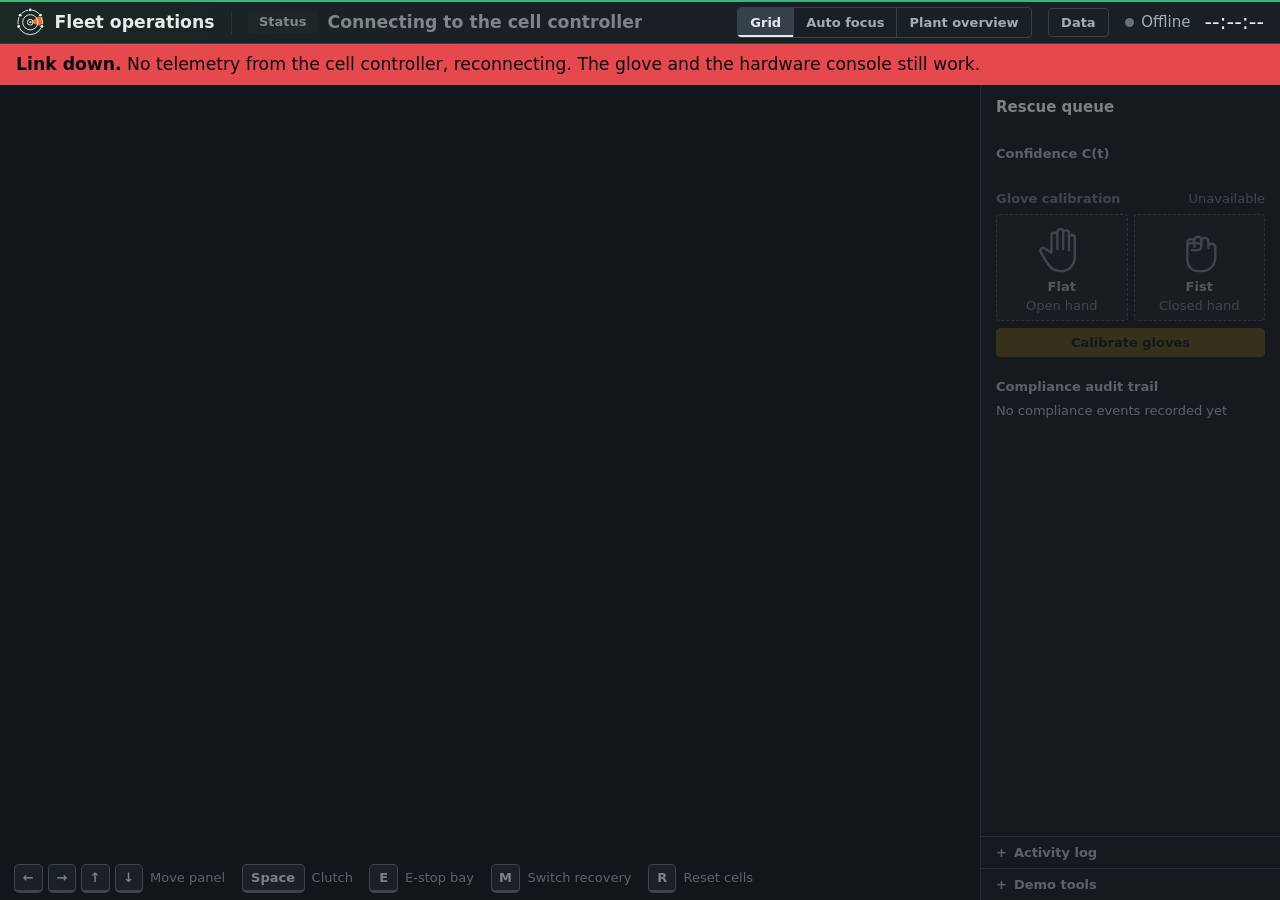
<file: src/teleop/console/web/index.html>
<!doctype html>
<html lang="en">
<head>
  <meta charset="utf-8">
  <meta name="viewport" content="width=device-width, initial-scale=1">
  <title>Fleet operations · EV Battery Recycling Plant</title>
  <link rel="icon" href="data:,">
  <link rel="stylesheet" href="console.css">
</head>
<body>
  <header class="bar">
    <div class="bar__site">
      <svg class="bar__mark" viewBox="0 0 120 120" aria-hidden="true">
        <defs>
          <mask id="logo-gaps" maskUnits="userSpaceOnUse" x="0" y="0" width="120" height="120">
            <rect width="120" height="120" fill="#fff"/>
            <g fill="#000">
              <circle cx="108.9" cy="77.8" r="9"/><circle cx="102.6" cy="30.2" r="9"/><circle cx="60" cy="8" r="9"/>
              <circle cx="17.4" cy="30.2" r="9"/><circle cx="11.1" cy="77.8" r="9"/>
            </g>
          </mask>
        </defs>
        <g mask="url(#logo-gaps)">
          <path d="M60 60 L102.6 30.2 A52 52 0 0 1 108.9 77.8 Z" fill="#ff7a30" fill-opacity="0.9"/>
          <g fill="none" stroke="#edf0f3" stroke-width="4">
            <circle cx="60" cy="60" r="52"/><circle cx="60" cy="60" r="32"/><circle cx="60" cy="60" r="12"/>
          </g>
        </g>
        <g fill="#edf0f3">
          <circle cx="108.9" cy="77.8" r="6"/><circle cx="102.6" cy="30.2" r="6"/><circle cx="60" cy="8" r="6"/>
          <circle cx="17.4" cy="30.2" r="6"/><circle cx="11.1" cy="77.8" r="6"/>
          <circle cx="60" cy="60" r="4"/>
        </g>
      </svg>
      <h1>Fleet operations</h1>
    </div>
    <section class="brief" id="brief" data-tone="connecting" aria-live="polite">
      <span class="brief__tag" id="brief-tag">Status</span>
      <div class="brief__body">
        <h2 class="brief__head" id="brief-head">Connecting to the cell controller</h2>
        <p class="brief__hint" id="brief-hint"></p>
      </div>
      <div class="brief__actions" id="brief-actions"></div>
      <div class="brief__beat" id="beat" hidden>
        <span class="brief__beat-label">Stage script</span>
        <span class="brief__beat-name" id="beat-name"></span>
      </div>
    </section>
    <div class="seg bar__views" role="toolbar" aria-label="Camera layout">
      <button type="button" class="vbtn is-active" id="view-grid" title="All 4 bays in an equal 2x2 grid, whatever happens">Grid</button>
      <button type="button" class="vbtn" id="view-auto" title="Grid normally; a bay under rescue takes the stage with its close-up views">Auto focus</button>
      <button type="button" class="vbtn" id="view-overview" title="Mezzanine camera across the warehouse: 4 segmented conveyors and all 4 arms">Plant overview</button>
    </div>
    <button type="button" class="vbtn vbtn--solo bar__data" id="open-data" aria-pressed="false"
      title="Record episodes and manage saved recordings">
      <span class="rec-dot" id="data-rec-dot" hidden aria-hidden="true"></span><span id="open-data-text">Data</span>
    </button>
    <div class="bar__live">
      <button type="button" class="rchip" id="recovery-chip" data-tone="dmp" hidden
        title="Recovery backend for the next stall. Press M to switch.">
        <span class="rchip__name" id="recovery-name">DMP</span>
        <span class="rchip__act" id="recovery-act"></span>
      </button>
      <span class="live" id="live"><span class="live__dot" aria-hidden="true"></span><span id="live-text">Connecting</span></span>
      <time class="bar__clock" id="clock">--:--:--</time>
    </div>
  </header>

  <div class="linkdown" id="linkdown" role="alert" hidden>
    <strong>Link down.</strong> No telemetry from the cell controller, reconnecting. The glove and the hardware console still work.
  </div>

  <main class="desk">
    <div class="stagecol">
      <section class="health" id="health" aria-label="Hardware health" hidden></section>

      <div class="wall-wrap" id="wall-wrap">
        <div class="dropzone" id="focus-dropzone" aria-hidden="true">
          <strong>Drop the bay here to give it the stage</strong>
          <span>Or drop it on another tile to swap positions</span>
        </div>
        <section class="wall" id="wall" aria-label="Bay cameras"></section>
      </div>

      <nav class="keys" id="keys" aria-label="Keyboard controls"></nav>
      <div class="toasts" id="toasts" role="status" aria-live="polite"></div>
    </div>

    <aside class="rail" aria-label="Fleet status">
      <section class="panel panel--queue" id="panel-queue">
        <h2>Rescue queue</h2>
        <ol class="queue" id="queue"></ol>
      </section>

      <!-- Everything the Gemini copilot says, in one section: each part folds away on its own,
           and the section hides while none of them has anything to show (console.js). -->
      <section class="panel copilot" id="copilot-section" aria-labelledby="copilot-title" hidden>
        <h2 id="copilot-title">Copilot <span class="panel__note">advisory only</span></h2>
        <details class="copilot__fold" id="panel-copilot" data-fold="callouts" open hidden>
          <summary>Call-outs <span class="panel__note" id="copilot-count"></span></summary>
          <ol class="cop" id="copilot-list" aria-live="polite" tabindex="0" aria-label="Copilot call-outs"></ol>
        </details>
        <details class="copilot__fold" id="copilot-audit-fold" data-fold="audit" open hidden>
          <summary>Second opinion <span class="panel__note">silent audit</span></summary>
          <!-- Silent deep audit of the latest rescue episode; audit.js builds and fills it -->
          <section class="argon" id="audit-panel" aria-label="Second-opinion audit" aria-live="polite" hidden></section>
        </details>
      </section>

      <section class="panel">
        <h2>Confidence C(t) <span class="panel__note" id="threshold-note"></span></h2>
        <div class="sparks" id="sparks"></div>
      </section>

      <section class="panel" id="panel-gate" hidden>
        <h2>Skill gate</h2>
        <div class="gate" id="gate"></div>
      </section>

      <section class="panel calib" id="panel-calib" data-state="off" aria-labelledby="calib-title">
        <h2 id="calib-title">Glove calibration <span class="panel__note calib__meta" id="calib-meta" aria-live="polite">Unavailable</span></h2>
        <div class="calib__poses">
          <div class="calib__tile" id="calib-flat" data-tile="pending">
            <svg class="calib__icon" viewBox="0 0 48 48" aria-hidden="true">
              <path d="M15 27V12.5a2.5 2.5 0 0 1 5 0V24M20 24V9.5a2.5 2.5 0 0 1 5 0V24M25 24V10.5a2.5 2.5 0 0 1 5 0V25M30 25V14.5a2.5 2.5 0 0 1 5 0V30c0 8-5 13-12 13s-10-4-13-9l-4.2-7.3a2.4 2.4 0 0 1 4.1-2.5L15 27"/>
            </svg>
            <span class="calib__name">Flat</span>
            <span class="calib__hint" id="calib-flat-hint">Open hand</span>
          </div>
          <div class="calib__tile" id="calib-fist" data-tile="pending">
            <svg class="calib__icon" viewBox="0 0 48 48" aria-hidden="true">
              <path d="M14 22v-3.5a3 3 0 0 1 6 0V22M20 21v-4.5a3 3 0 0 1 6 0V21M26 21.5v-4a3 3 0 0 1 6 0V23M32 22.5a3 3 0 0 1 6 0V31c0 7-5 12-12 12h-2c-6 0-10-4-10-10v-11a3 3 0 0 1 3-3h6a3 3 0 0 1 0 6h-5"/>
            </svg>
            <span class="calib__name">Fist</span>
            <span class="calib__hint" id="calib-fist-hint">Closed hand</span>
          </div>
        </div>
        <button type="button" class="actbtn actbtn--accent calib__go" id="calib-go" disabled
          title="Hold a flat hand, then a fist, 2 s each; the new mapping applies live">Calibrate gloves</button>
      </section>

      <section class="panel panel--audit panel--grow" id="panel-audit">
        <h2>Compliance audit trail <span class="panel__note" id="audit-count"></span>
          <span class="audit__badge" id="audit-badge" data-state="idle"></span></h2>
        <div class="audit__list" id="audit-list" tabindex="0" aria-label="Compliance audit history">
          <p class="audit__empty" id="compliance">No compliance events recorded yet</p>
        </div>
      </section>

      <p class="advisor" id="panel-advisor" hidden>
        <span class="advisor__who" title="Rule-based triage that runs offline on this machine. The spoken copilot (teleop copilot) is a separate process on Gemini 4 Hydrogen.">Triage</span>
        <span id="reasoning"></span>
      </p>

      <details class="drawer" id="activity-drawer">
        <summary>Activity log <span class="panel__note" id="activity-count"></span></summary>
        <ol class="log" id="log" tabindex="0" aria-label="Activity history"></ol>
      </details>

      <!-- TODO(rokoko-gloves-swap): Temporary dummy glove controls while the physical Rokoko gloves are disconnected -->
      <details class="drawer" id="demo-drawer">
        <summary>Demo tools <span class="panel__note" id="dummy-meta"></span></summary>
        <div class="demo">
          <span class="demo__label">Inject a fault</span>
          <div class="demo__faults" id="demo-faults"></div>
        </div>
        <div class="dummy" id="dummy-panel" hidden>
          <span class="demo__label">Dummy glove (temporary)</span>
          <div class="seg" role="group" aria-label="Dummy glove mode">
            <button type="button" class="vbtn" data-dummy-mode="manual">Manual</button>
            <button type="button" class="vbtn" data-dummy-mode="auto">Auto co-pilot</button>
            <button type="button" class="vbtn" data-dummy-mode="off">Off</button>
          </div>
          <label class="dummy__toggle">
            <input type="checkbox" id="dummy-autofaults">
            <span>Inject a bay jam every so often</span>
          </label>
          <div class="dummy__manual" id="dummy-manual">
            <div class="dummy__pad-row">
              <div class="xypad" id="wrist-pad" tabindex="0" aria-label="Drag to move wrist X slide and Z height">
                <div class="xypad__grid"></div>
                <span class="xypad__axis xypad__axis--x">Bolt +X</span>
                <span class="xypad__axis xypad__axis--z">+Z</span>
                <div class="xypad__dot" id="wrist-dot"></div>
              </div>
              <div class="dummy__sliders">
                <label><span>Thumb flap</span><input type="range" id="sl-thumb" min="0" max="100" value="0"></label>
                <label><span>Index hook</span><input type="range" id="sl-index" min="0" max="100" value="33"></label>
                <label><span>Lateral Y</span><input type="range" id="sl-dy" min="-30" max="30" value="0"></label>
              </div>
            </div>
            <div class="dummy__btns">
              <button type="button" class="actbtn actbtn--accent" id="btn-solve" title="Drive the guided latch rescue while the clutch is held">Guided solve</button>
              <button type="button" class="actbtn" id="btn-zero" title="Zero the wrist offset and reset the fingers">Zero pose</button>
            </div>
          </div>
        </div>
      </details>
    </aside>
  </main>

  <main class="datapage" id="page-data" aria-labelledby="data-title">
    <div class="datapage__inner">
      <header class="datapage__head">
        <div>
          <h2 id="data-title">Data collection</h2>
          <p class="datapage__sub" id="data-sub">Every rescue and autonomous recovery while recording becomes a LeRobot episode.</p>
        </div>
        <div class="datapage__ctl">
          <span class="datapage__timer" id="data-timer" aria-live="polite"></span>
          <button type="button" class="actbtn rec-btn" id="data-rec" disabled>Start recording</button>
          <button type="button" class="actbtn" id="data-back">Back to operations</button>
        </div>
      </header>
      <p class="datapage__note" id="data-note" hidden></p>
      <div class="datapage__list" id="data-list" aria-label="Recordings"></div>
    </div>
  </main>

  <script src="console.js"></script>
  <script src="health.js"></script>
  <script src="data.js"></script>
  <script src="audit.js"></script>
</body>
</html>
</file>
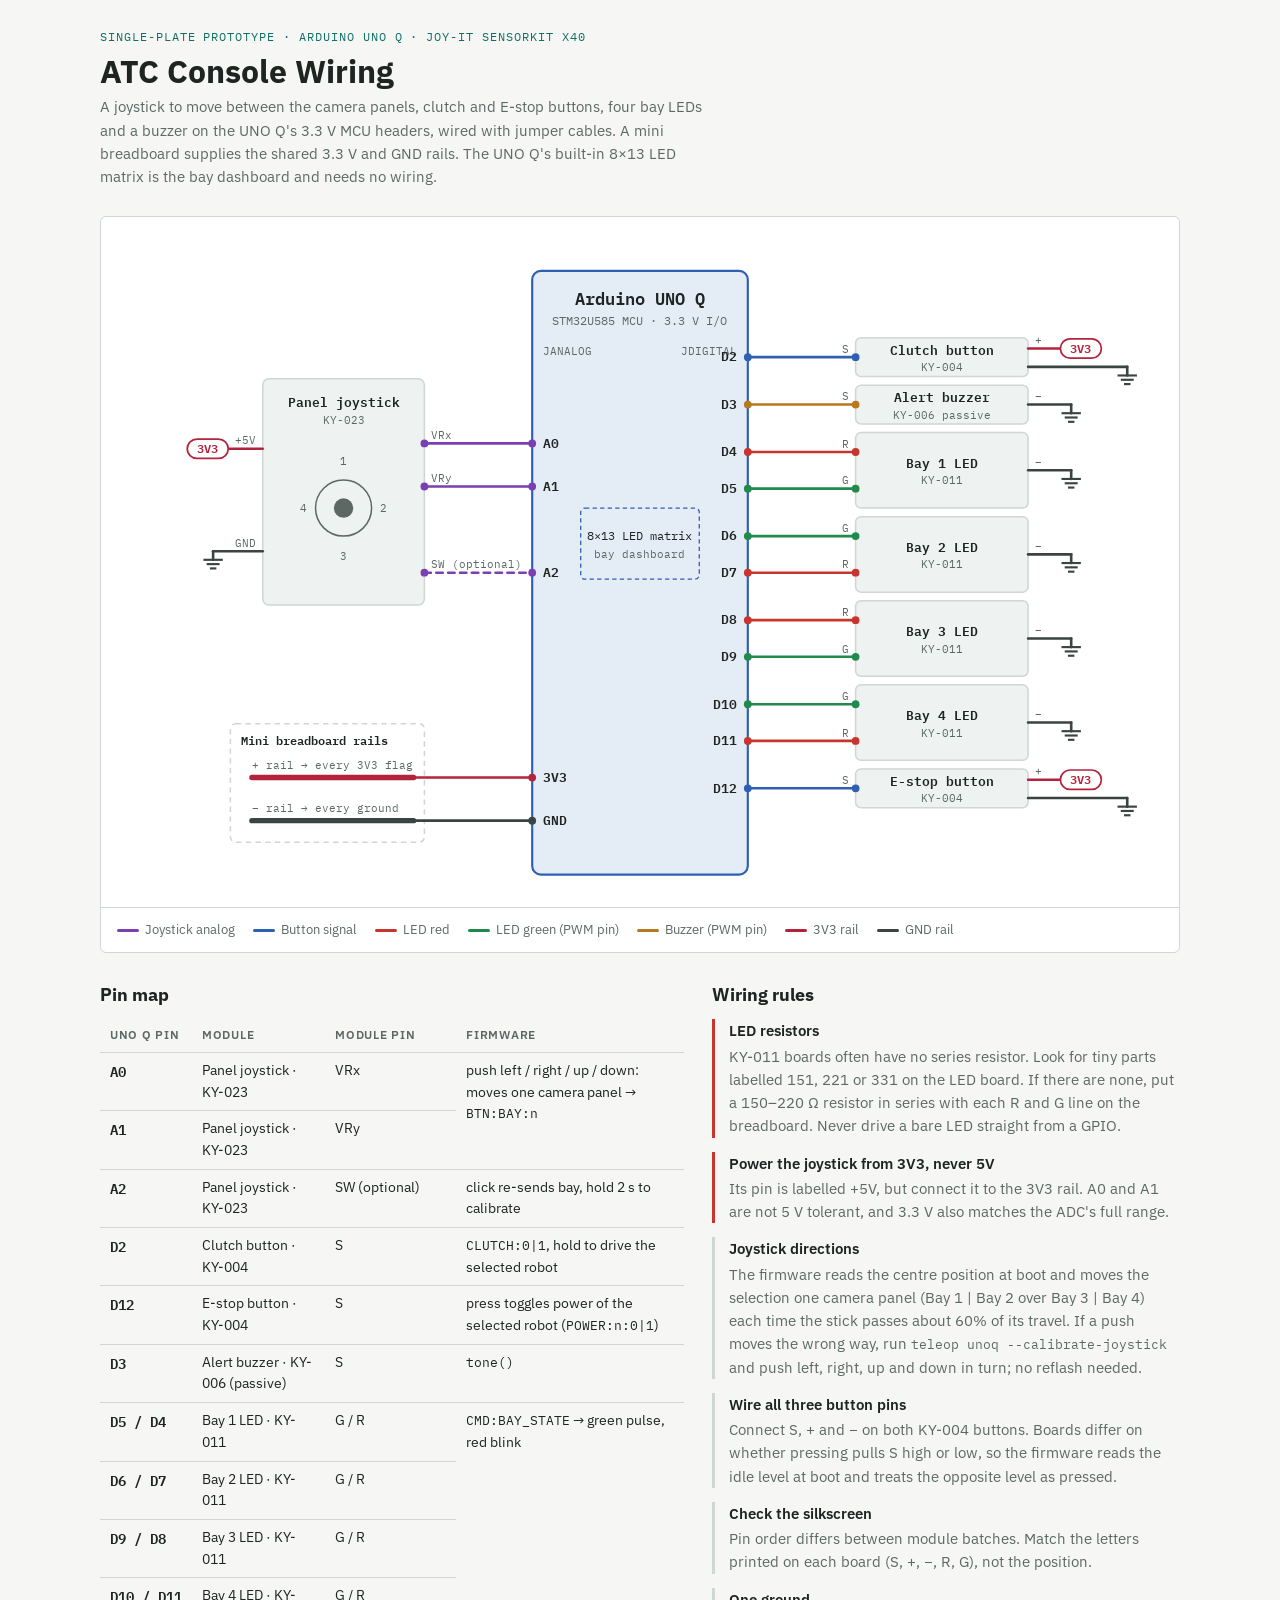
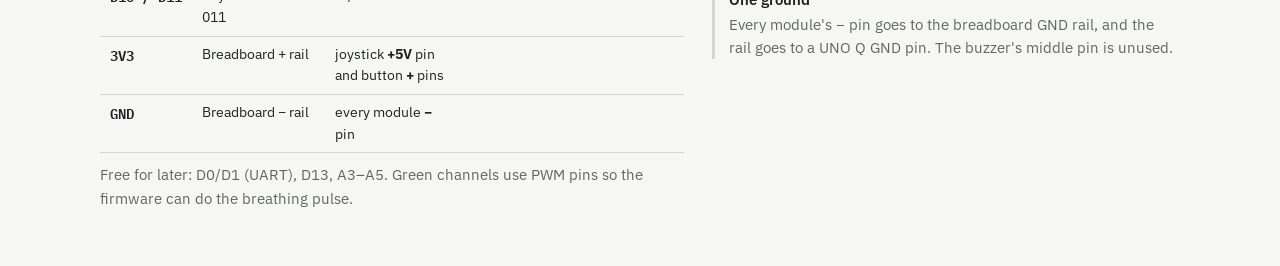
<file: docs/hardware/console/wiring.html>
<!doctype html>
<html lang="en">
<head>
<meta charset="utf-8">
<meta name="viewport" content="width=device-width, initial-scale=1, viewport-fit=cover">
<title>ATC Console Wiring</title>
<link rel="preconnect" href="https://fonts.googleapis.com">
<link rel="stylesheet" href="https://fonts.googleapis.com/css2?family=IBM+Plex+Mono:wght@400;500;600&family=IBM+Plex+Sans:wght@400;500;600;700&display=swap">
<style>
body { margin: 0; }
/* Layout: one technical sheet — header, schematic in its own scroll box, pin table, wiring rules. */
:root {
  --paper: #f6f7f5; --panel: #ffffff; --ink: #1d2422; --muted: #5d6865; --line: #cfd6d3;
  --accent: #0f6e63;
  --sig: #2f5fb3; --red: #c8352e; --grn: #1f8a4c; --amb: #b7791f; --pwr: #b4233c; --gnd: #3a4442; --ana: #7a3fb0;
  --box: #eef2f0; --uno: #e4ecf6; --uno-edge: #2f5fb3;
  --font-body: "IBM Plex Sans", system-ui, -apple-system, "Segoe UI", sans-serif;
  --font-mono: "IBM Plex Mono", ui-monospace, "SFMono-Regular", Menlo, monospace;
}
@media (prefers-color-scheme: dark) {
  :root:not([data-theme="light"]) {
    --paper: #141917; --panel: #1b2220; --ink: #e3e9e6; --muted: #9aa7a2; --line: #33403c;
    --accent: #4cc2b1;
    --sig: #7ea6ec; --red: #f0716a; --grn: #5fcf8a; --amb: #e3b35a; --pwr: #f07c8f; --gnd: #b9c4c0; --ana: #c49af0;
    --box: #222b28; --uno: #1d2838; --uno-edge: #7ea6ec;
    color-scheme: dark;
  }
}
:root[data-theme="dark"] {
  --paper: #141917; --panel: #1b2220; --ink: #e3e9e6; --muted: #9aa7a2; --line: #33403c;
  --accent: #4cc2b1;
  --sig: #7ea6ec; --red: #f0716a; --grn: #5fcf8a; --amb: #e3b35a; --pwr: #f07c8f; --gnd: #b9c4c0; --ana: #c49af0;
  --box: #222b28; --uno: #1d2838; --uno-edge: #7ea6ec;
  color-scheme: dark;
}
body { background: var(--paper); color: var(--ink); font-family: var(--font-body); font-size: 15px; line-height: 1.55; }
.wrap { max-width: 1080px; margin: 0 auto; padding-block: 28px 56px;
  padding-left: max(16px, env(safe-area-inset-left, 0px)); padding-right: max(16px, env(safe-area-inset-right, 0px));
  display: grid; gap: 28px; }
header { display: grid; gap: 6px; }
.eyebrow { font-family: var(--font-mono); font-size: 12px; letter-spacing: .08em; text-transform: uppercase; color: var(--accent); }
h1 { font-size: clamp(24px, 4vw, 32px); line-height: 1.15; margin: 0; text-wrap: balance; font-weight: 700; }
h2 { font-size: 18px; margin: 0 0 10px; text-wrap: balance; }
.lede { color: var(--muted); max-width: 68ch; margin: 0; }
.sheet { background: var(--panel); border: 1px solid var(--line); border-radius: 6px; }
.scroll { overflow-x: auto; }
svg.schem { display: block; min-width: 820px; width: 100%; height: auto; }
.schem text { font-family: var(--font-mono); fill: var(--ink); }
.schem .muted { fill: var(--muted); }
.legend { display: flex; flex-wrap: wrap; gap: 8px 18px; padding: 12px 16px; border-top: 1px solid var(--line); font-size: 13px; color: var(--muted); }
.legend span { display: inline-flex; align-items: center; gap: 6px; }
.legend i { width: 22px; height: 3px; border-radius: 2px; display: inline-block; }
.grid2 { display: grid; grid-template-columns: minmax(0, 1.25fr) minmax(0, 1fr); gap: 28px; align-items: start; }
@media (max-width: 820px) { .grid2 { grid-template-columns: minmax(0, 1fr); } }
table { border-collapse: collapse; width: 100%; font-size: 14px; }
th, td { text-align: left; padding: 7px 10px; border-bottom: 1px solid var(--line); vertical-align: top; }
th { font-size: 12px; text-transform: uppercase; letter-spacing: .06em; color: var(--muted); font-weight: 600; }
td.pin { font-family: var(--font-mono); font-weight: 600; white-space: nowrap; font-variant-numeric: tabular-nums; }
.dot { width: 9px; height: 9px; border-radius: 50%; display: inline-block; margin-right: 6px; vertical-align: baseline; }
.rules { display: grid; gap: 14px; margin: 0; padding: 0; list-style: none; }
.rules li { display: grid; gap: 2px; padding-left: 14px; border-left: 3px solid var(--line); }
.rules li.warn { border-left-color: var(--red); }
.rules b { font-weight: 600; }
.rules p { margin: 0; color: var(--muted); }
code { font-family: var(--font-mono); font-size: 13px; }
</style>
</head>
<body>

<div class="wrap">
  <header>
    <div class="eyebrow">Single-plate prototype · Arduino UNO Q · joy-it SensorKit X40</div>
    <h1>ATC Console Wiring</h1>
    <p class="lede">A joystick to move between the camera panels, clutch and E-stop buttons, four bay LEDs and a buzzer on the UNO Q's 3.3&nbsp;V MCU headers, wired with jumper cables. A mini breadboard supplies the shared 3.3&nbsp;V and GND rails. The UNO Q's built-in 8×13 LED matrix is the bay dashboard and needs no wiring.</p>
  </header>

  <section class="sheet">
    <div class="scroll">
      <svg class="schem" id="schem" viewBox="0 0 1000 640" role="img" aria-label="Wiring schematic: joystick X and Y on A0 and A1 with its push switch on A2, clutch on D2, buzzer on D3, bay LEDs on D4 to D11, E-stop on D12, power rails from the UNO Q 3V3 and GND pins."></svg>
    </div>
    <div class="legend">
      <span><i style="background:var(--ana)"></i>Joystick analog</span>
      <span><i style="background:var(--sig)"></i>Button signal</span>
      <span><i style="background:var(--red)"></i>LED red</span>
      <span><i style="background:var(--grn)"></i>LED green (PWM pin)</span>
      <span><i style="background:var(--amb)"></i>Buzzer (PWM pin)</span>
      <span><i style="background:var(--pwr)"></i>3V3 rail</span>
      <span><i style="background:var(--gnd)"></i>GND rail</span>
    </div>
  </section>

  <div class="grid2">
    <section>
      <h2>Pin map</h2>
      <div class="scroll">
        <table>
          <thead><tr><th>UNO Q pin</th><th>Module</th><th>Module pin</th><th>Firmware</th></tr></thead>
          <tbody>
            <tr><td class="pin">A0</td><td>Panel joystick · KY-023</td><td>VRx</td><td rowspan="2">push left / right / up / down: moves one camera panel → <code>BTN:BAY:n</code></td></tr>
            <tr><td class="pin">A1</td><td>Panel joystick · KY-023</td><td>VRy</td></tr>
            <tr><td class="pin">A2</td><td>Panel joystick · KY-023</td><td>SW (optional)</td><td>click re-sends bay, hold 2 s to calibrate</td></tr>
            <tr><td class="pin">D2</td><td>Clutch button · KY-004</td><td>S</td><td><code>CLUTCH:0|1</code>, hold to drive the selected robot</td></tr>
            <tr><td class="pin">D12</td><td>E-stop button · KY-004</td><td>S</td><td>press toggles power of the selected robot (<code>POWER:n:0|1</code>)</td></tr>
            <tr><td class="pin">D3</td><td>Alert buzzer · KY-006 (passive)</td><td>S</td><td><code>tone()</code></td></tr>
            <tr><td class="pin">D5 / D4</td><td>Bay 1 LED · KY-011</td><td>G / R</td><td rowspan="4"><code>CMD:BAY_STATE</code> → green pulse, red blink</td></tr>
            <tr><td class="pin">D6 / D7</td><td>Bay 2 LED · KY-011</td><td>G / R</td></tr>
            <tr><td class="pin">D9 / D8</td><td>Bay 3 LED · KY-011</td><td>G / R</td></tr>
            <tr><td class="pin">D10 / D11</td><td>Bay 4 LED · KY-011</td><td>G / R</td></tr>
            <tr><td class="pin">3V3</td><td>Breadboard + rail</td><td>joystick <b>+5V</b> pin and button <b>+</b> pins</td><td></td></tr>
            <tr><td class="pin">GND</td><td>Breadboard − rail</td><td>every module <b>−</b> pin</td><td></td></tr>
          </tbody>
        </table>
      </div>
      <p class="lede" style="margin-top:10px">Free for later: D0/D1 (UART), D13, A3–A5. Green channels use PWM pins so the firmware can do the breathing pulse.</p>
    </section>

    <section>
      <h2>Wiring rules</h2>
      <ul class="rules">
        <li class="warn"><b>LED resistors</b><p>KY-011 boards often have no series resistor. Look for tiny parts labelled 151, 221 or 331 on the LED board. If there are none, put a 150–220&nbsp;Ω resistor in series with each R and G line on the breadboard. Never drive a bare LED straight from a GPIO.</p></li>
        <li class="warn"><b>Power the joystick from 3V3, never 5V</b><p>Its pin is labelled +5V, but connect it to the 3V3 rail. A0 and A1 are not 5&nbsp;V tolerant, and 3.3&nbsp;V also matches the ADC's full range.</p></li>
        <li><b>Joystick directions</b><p>The firmware reads the centre position at boot and moves the selection one camera panel (Bay&nbsp;1&nbsp;|&nbsp;Bay&nbsp;2 over Bay&nbsp;3&nbsp;|&nbsp;Bay&nbsp;4) each time the stick passes about 60% of its travel. If a push moves the wrong way, run <code>teleop unoq --calibrate-joystick</code> and push left, right, up and down in turn; no reflash needed.</p></li>
        <li><b>Wire all three button pins</b><p>Connect S, + and − on both KY-004 buttons. Boards differ on whether pressing pulls S high or low, so the firmware reads the idle level at boot and treats the opposite level as pressed.</p></li>
        <li><b>Check the silkscreen</b><p>Pin order differs between module batches. Match the letters printed on each board (S, +, −, R, G), not the position.</p></li>
        <li><b>One ground</b><p>Every module's − pin goes to the breadboard GND rail, and the rail goes to a UNO Q GND pin. The buzzer's middle pin is unused.</p></li>
      </ul>
    </section>
  </div>
</div>

<script>
(function () {
  const NS = "http://www.w3.org/2000/svg";
  const svg = document.getElementById("schem");
  const el = (tag, attrs, text) => {
    const n = document.createElementNS(NS, tag);
    for (const k in attrs) n.setAttribute(k, attrs[k]);
    if (text != null) n.textContent = text;
    svg.appendChild(n);
    return n;
  };
  const wire = (x1, y1, x2, y2, c) => el("line", { x1, y1, x2, y2, stroke: `var(--${c})`, "stroke-width": 2.4, "stroke-linecap": "round" });
  const dot = (x, y, c) => el("circle", { cx: x, cy: y, r: 3.6, fill: `var(--${c})` });
  const gndSym = (x, y) => {
    wire(x, y, x, y + 8, "gnd");
    el("line", { x1: x - 9, y1: y + 8, x2: x + 9, y2: y + 8, stroke: "var(--gnd)", "stroke-width": 2 });
    el("line", { x1: x - 6, y1: y + 12, x2: x + 6, y2: y + 12, stroke: "var(--gnd)", "stroke-width": 2 });
    el("line", { x1: x - 3, y1: y + 16, x2: x + 3, y2: y + 16, stroke: "var(--gnd)", "stroke-width": 2 });
  };
  const flag = (x, y, label, c, dir) => {
    const w = 38, x0 = dir > 0 ? x : x - w;
    el("rect", { x: x0, y: y - 9, width: w, height: 18, rx: 9, fill: "var(--panel)", stroke: `var(--${c})`, "stroke-width": 1.6 });
    el("text", { x: x0 + w / 2, y: y + 4, "text-anchor": "middle", "font-size": 11, style: `fill:var(--${c})`, "font-weight": 600 }, label);
  };
  const box = (x, y, w, h, title, part) => {
    el("rect", { x, y, width: w, height: h, rx: 5, fill: "var(--box)", stroke: "var(--line)", "stroke-width": 1.4 });
    el("text", { x: x + w / 2, y: y + h / 2 - 2, "text-anchor": "middle", "font-size": 12.5, "font-weight": 600 }, title);
    el("text", { x: x + w / 2, y: y + h / 2 + 13, "text-anchor": "middle", "font-size": 10.5, class: "muted" }, part);
  };
  const pinLabel = (x, y, t, anchor) => el("text", { x, y: y - 4, "text-anchor": anchor, "font-size": 10.5, class: "muted" }, t);

  // UNO Q
  const UX0 = 400, UX1 = 600;
  el("rect", { x: UX0, y: 50, width: UX1 - UX0, height: 560, rx: 8, fill: "var(--uno)", stroke: "var(--uno-edge)", "stroke-width": 2 });
  el("text", { x: 500, y: 82, "text-anchor": "middle", "font-size": 16, "font-weight": 600 }, "Arduino UNO Q");
  el("text", { x: 500, y: 100, "text-anchor": "middle", "font-size": 11, class: "muted" }, "STM32U585 MCU · 3.3 V I/O");
  el("rect", { x: 445, y: 270, width: 110, height: 66, rx: 4, fill: "none", stroke: "var(--uno-edge)", "stroke-dasharray": "4 3", "stroke-width": 1.2 });
  el("text", { x: 500, y: 300, "text-anchor": "middle", "font-size": 11 }, "8×13 LED matrix");
  el("text", { x: 500, y: 316, "text-anchor": "middle", "font-size": 10.5, class: "muted" }, "bay dashboard");
  el("text", { x: UX0 + 10, y: 128, "font-size": 10.5, class: "muted" }, "JANALOG");
  el("text", { x: UX1 - 10, y: 128, "text-anchor": "end", "font-size": 10.5, class: "muted" }, "JDIGITAL");

  const unoPin = (side, y, name) => {
    const x = side < 0 ? UX0 : UX1;
    el("text", { x: x - side * 10, y: y + 4, "text-anchor": side < 0 ? "start" : "end", "font-size": 12.5, "font-weight": 600 }, name);
    return x;
  };

  // Left: bay-select joystick on A0..A2
  el("rect", { x: 150, y: 150, width: 150, height: 210, rx: 6, fill: "var(--box)", stroke: "var(--line)", "stroke-width": 1.4 });
  el("circle", { cx: 225, cy: 270, r: 26, fill: "none", stroke: "var(--muted)", "stroke-width": 1.4 });
  el("circle", { cx: 225, cy: 270, r: 9, fill: "var(--muted)" });
  el("text", { x: 225, y: 230, "text-anchor": "middle", "font-size": 10.5, class: "muted" }, "1");
  el("text", { x: 262, y: 274, "text-anchor": "middle", "font-size": 10.5, class: "muted" }, "2");
  el("text", { x: 225, y: 318, "text-anchor": "middle", "font-size": 10.5, class: "muted" }, "3");
  el("text", { x: 188, y: 274, "text-anchor": "middle", "font-size": 10.5, class: "muted" }, "4");
  el("text", { x: 225, y: 176, "text-anchor": "middle", "font-size": 12.5, "font-weight": 600 }, "Panel joystick");
  el("text", { x: 225, y: 192, "text-anchor": "middle", "font-size": 10.5, class: "muted" }, "KY-023");
  for (const [p, y, lab, dashed] of [["A0", 210, "VRx", false], ["A1", 250, "VRy", false], ["A2", 330, "SW", true]]) {
    unoPin(-1, y, p);
    const ln = wire(300, y, UX0, y, "ana"); if (dashed) ln.setAttribute("stroke-dasharray", "6 5");
    dot(300, y, "ana"); dot(UX0, y, "ana");
    pinLabel(306, y, lab + (dashed ? " (optional)" : ""), "start");
  }
  wire(150, 215, 118, 215, "pwr"); flag(118, 215, "3V3", "pwr", -1); pinLabel(144, 215, "+5V", "end");
  wire(150, 310, 104, 310, "gnd"); gndSym(104, 310); pinLabel(144, 310, "GND", "end");

  // Left bottom: breadboard rails fed from UNO 3V3 / GND
  el("rect", { x: 120, y: 470, width: 180, height: 110, rx: 5, fill: "none", stroke: "var(--line)", "stroke-dasharray": "5 4", "stroke-width": 1.4 });
  el("text", { x: 130, y: 490, "font-size": 11.5, "font-weight": 600 }, "Mini breadboard rails");
  for (const [p, y, c, lab] of [["3V3", 520, "pwr", "+ rail → every 3V3 flag"], ["GND", 560, "gnd", "− rail → every ground"]]) {
    unoPin(-1, y, p);
    el("line", { x1: 140, y1: y, x2: 290, y2: y, stroke: `var(--${c})`, "stroke-width": 5, "stroke-linecap": "round" });
    wire(290, y, UX0, y, c); dot(UX0, y, c);
    el("text", { x: 140, y: y - 8, "font-size": 10.5, class: "muted" }, lab);
  }

  // Right: clutch, buzzer, 4 LEDs, E-stop on D2..D12
  const RX0 = 700, RX1 = 860;
  const rightMods = [
    { title: "Clutch button", part: "KY-004", pins: [["D2", "S", "sig"]], plus: true },
    { title: "Alert buzzer", part: "KY-006 passive", pins: [["D3", "S", "amb"]] },
    { title: "Bay 1 LED", part: "KY-011", pins: [["D4", "R", "red"], ["D5", "G", "grn"]] },
    { title: "Bay 2 LED", part: "KY-011", pins: [["D6", "G", "grn"], ["D7", "R", "red"]] },
    { title: "Bay 3 LED", part: "KY-011", pins: [["D8", "R", "red"], ["D9", "G", "grn"]] },
    { title: "Bay 4 LED", part: "KY-011", pins: [["D10", "G", "grn"], ["D11", "R", "red"]] },
    { title: "E-stop button", part: "KY-004", pins: [["D12", "S", "sig"]], plus: true },
  ];
  let y = 130;
  const STEP = 34;
  for (const m of rightMods) {
    const ys = m.pins.map((_, i) => y + i * STEP);
    const top = ys[0] - 18, bot = ys[ys.length - 1] + 18;
    box(RX0, top, RX1 - RX0, bot - top, m.title, m.part);
    m.pins.forEach(([p, lab, c], i) => {
      const yy = ys[i];
      unoPin(1, yy, p);
      wire(UX1, yy, RX0, yy, c); dot(UX1, yy, c); dot(RX0, yy, c);
      pinLabel(RX0 - 6, yy, lab, "end");
    });
    const mid = (top + bot) / 2;
    if (m.plus) {
      wire(RX1, mid - 8, RX1 + 30, mid - 8, "pwr"); flag(RX1 + 30, mid - 8, "3V3", "pwr", 1); pinLabel(RX1 + 6, mid - 8, "+", "start");
      wire(RX1, mid + 9, RX1 + 92, mid + 9, "gnd"); gndSym(RX1 + 92, mid + 9);
    } else {
      wire(RX1, mid, RX1 + 40, mid, "gnd"); gndSym(RX1 + 40, mid);
      pinLabel(RX1 + 6, mid, "−", "start");
    }
    y = ys[ys.length - 1] + STEP + 10;
  }
})();
</script>
</body>
</html>
</file>
<file: src/teleop/console/web/console.css>
/* Fleet operations console. Graphite control-room panels, flat surfaces, no glow.
 *
 * Colour: the bay state colours are the only status system (nominal, stalled, queued, rescue,
 * validating, auto, ood). Health levels and audit states reuse them. Safety yellow (--attn)
 * means "waiting on the operator": the next key, the primary action, a queued bay.
 * Selected controls are neutral (light border), never yellow.
 *
 * Type: sizes scale with the viewport so a 1080p projector gets larger text. Nothing is set
 * below --t-xs (13px floor). --faint is for rules and marks only, never text.
 */

:root {
  --base: #12161a;
  --panel: #1a1f25;
  --panel-2: #232a31;
  --pit: #0b0e11;
  --hair: #36404a;
  --text: #e6ebf0;
  --muted: #a3adb8;
  --faint: #66717d;
  --ink: #0b0e11;
  --attn: #f2b705;

  --nominal: #3fb27f;
  --stalled: #e5484d;
  --queued: #f2b705;
  --rescue: #3bc6e8;
  --validating: #a48bff;
  --auto: #2bb3a3;
  --ood: #e9589c;
  --standby: #66717d;

  --font: "Bahnschrift", "DIN Alternate", "Segoe UI", system-ui, sans-serif;
  --mono: ui-monospace, "SF Mono", "Cascadia Code", "Consolas", monospace;
  --t-xs: max(13px, 0.86rem);
  --t-s: 1rem;
  --t-m: 1.15rem;
  --t-l: 1.4rem;
  --t-xl: 1.75rem;

  --rail: clamp(300px, 22vw, 430px);
  --gap: 10px;
  color-scheme: dark;
}

* { box-sizing: border-box; }
[hidden] { display: none !important; }  /* components below set display; hidden must win */

html {
  font-size: clamp(14px, 0.5vw + 8.6px, 18px);  /* 14 at 1024, 15 at 1280, 18 at 1920 */
}
html, body {
  margin: 0;
  height: 100%;
  background: var(--base);
  color: var(--text);
  font-family: var(--font);
  line-height: 1.35;
  font-variant-numeric: tabular-nums;
  overflow: hidden;
}
body { font-size: var(--t-s); }

h1, h2, h3, p, ol { margin: 0; padding: 0; }
ol { list-style: none; }
button { font-family: var(--font); }
:focus-visible { outline: 2px solid var(--text); outline-offset: 2px; }

body {
  display: grid;
  grid-template-columns: minmax(0, 1fr);  /* the bar's content never widens the page */
  grid-template-rows: auto auto minmax(0, 1fr);
}
.bar { grid-row: 1; }
.linkdown { grid-row: 2; }
.desk { grid-row: 3; }

/* ---------------------------------------------------------------- header */

.bar {
  display: flex;
  align-items: center;
  gap: 1.1rem;
  height: 2.9rem;  /* fixed: status changes must never resize the screen */
  padding: 0 16px;
  border-top: 2px solid var(--nominal);
  border-bottom: 1px solid var(--hair);
  background: linear-gradient(90deg, #1b2823 0%, var(--panel) 36%, var(--panel) 100%);
}
.bar__site { flex: none; display: flex; align-items: center; gap: 10px; }
.bar__views, .bar__live { flex: none; }
.bar__mark { flex: none; width: 1.9rem; height: 1.9rem; }
.bar h1 { font-size: var(--t-m); font-weight: 600; white-space: nowrap; }
.bar__live { display: flex; align-items: center; gap: 14px; }
.bar__clock { font-size: var(--t-l); font-weight: 300; }

/* recovery backend chip: DMP is the always-available baseline (neutral); ACT health is colour */
.rchip {
  display: inline-flex; align-items: center; gap: 0.5rem;
  min-height: 1.9rem; padding: 0 0.7rem;
  border: 1px solid var(--hair); border-radius: 4px;
  background: var(--pit); color: var(--text);
  font-size: var(--t-xs); font-weight: 600; letter-spacing: 0.04em;
  white-space: nowrap; cursor: pointer;
}
.rchip:hover { border-color: var(--muted); }
.rchip__act { color: var(--muted); font-weight: 500; letter-spacing: 0; }
.rchip[data-tone="ok"] { border-color: var(--auto); }
.rchip[data-tone="ok"] .rchip__act { color: var(--auto); }
.rchip[data-tone="warn"] { border-color: var(--queued); }
.rchip[data-tone="warn"] .rchip__act { color: var(--queued); }
.spark__tag {
  padding: 0 0.3rem; border: 1px solid var(--auto); border-radius: 3px;
  color: var(--auto); font-size: var(--t-xs); font-weight: 700; letter-spacing: 0.05em;
}
@media (max-width: 1150px) { .rchip__act { display: none; } }  /* name only; the rest is the tooltip */

.live { display: inline-flex; align-items: center; gap: 7px; color: var(--muted); }
.live__dot { width: 0.6rem; height: 0.6rem; border-radius: 50%; background: var(--faint); }
.live.is-up { color: var(--text); }
.live.is-up .live__dot { background: var(--nominal); }

/* segmented control: one choice lit, neutral */
.seg { display: inline-flex; border: 1px solid var(--hair); border-radius: 4px; overflow: hidden; }
.vbtn {
  min-height: 1.9rem;
  padding: 0 0.8rem;
  border: 0;
  border-right: 1px solid var(--hair);
  background: transparent;
  color: var(--muted);
  font-size: var(--t-xs);
  font-weight: 600;
  cursor: pointer;
  white-space: nowrap;
}
.vbtn:last-child { border-right: 0; }
.vbtn:hover { color: var(--text); background: var(--panel-2); }
.vbtn.is-active { background: var(--hair); color: var(--text); box-shadow: inset 0 -2px 0 var(--text); }
.vbtn--solo { border: 1px solid var(--hair); border-radius: 4px; }
.vbtn--solo:last-child { border-right: 1px solid var(--hair); }

.linkdown {
  padding: 0.6rem 16px;
  background: var(--stalled);
  color: var(--ink);
  font-size: var(--t-m);
}
.linkdown strong { font-weight: 700; }
/* link down: what is on screen is the last known state, so it steps back behind the banner */
body.is-down :is(.brief, .rail, .keys, .feed__top, .takeover) { opacity: 0.5; }

/* ---------------------------------------------------------------- layout */

.desk {
  display: grid;
  grid-template-columns: minmax(0, 1fr) var(--rail);
  min-height: 0;
}

.stagecol {
  position: relative;
  min-height: 0;
  display: grid;
  grid-template-columns: minmax(0, 1fr) auto;
  grid-template-rows: minmax(0, 1fr) auto;
  grid-template-areas: "wall wall" "keys health";
  align-items: stretch;
}
.wall-wrap { grid-area: wall; }
.keys { grid-area: keys; }

/* ---------------------------------------------------------------- status (in the header bar)
   One line: a state chip, a short headline, and the action to take if there is one. The longer
   hint shows only on wide screens and is always the tooltip; the cameras keep the screen. */

.brief {
  --tone: var(--faint);
  flex: 1 1 0;
  min-width: 0;
  display: flex;
  align-items: center;
  gap: 0.7rem;
  padding-left: 1.1rem;
  border-left: 1px solid var(--hair);
  overflow: hidden;  /* never push the layout switch or the clock off the bar */
}
.brief[data-tone="idle"] { --tone: var(--nominal); }
.brief[data-tone="armed"] { --tone: var(--attn); }
.brief[data-tone="stalled"] { --tone: var(--stalled); }
.brief[data-tone="queued"] { --tone: var(--queued); }
.brief[data-tone="rescue"] { --tone: var(--rescue); }
.brief[data-tone="validating"] { --tone: var(--validating); }
.brief[data-tone="auto"] { --tone: var(--auto); }
.brief[data-tone="ood"] { --tone: var(--ood); }
.brief.is-new .brief__tag { animation: brief-in 400ms ease-out; }
@keyframes brief-in { from { opacity: 0.3; } }
.brief__tag {
  flex: none;
  padding: 0.15rem 0.7rem;
  background: var(--tone);
  color: var(--ink);
  font-size: var(--t-xs);
  font-weight: 700;
  white-space: nowrap;
}
.brief[data-tone="connecting"] .brief__tag { background: var(--panel-2); color: var(--text); }
.brief__body { flex: 0 1 auto; min-width: 0; display: flex; align-items: baseline; gap: 0.8rem; }
.brief__head { font-size: var(--t-m); font-weight: 600; white-space: nowrap; overflow: hidden; text-overflow: ellipsis; }
.brief__hint { display: none; flex: 1 1 0; min-width: 0; color: var(--muted); font-size: var(--t-xs); white-space: nowrap; overflow: hidden; text-overflow: ellipsis; }
@media (min-width: 1500px) { .brief__hint:not(:empty) { display: block; } }
kbd {
  display: inline-block;
  min-width: 1.7em;
  padding: 0 0.4em;
  border: 1px solid var(--faint);
  border-bottom-width: 2px;
  border-radius: 4px;
  background: var(--panel-2);
  color: var(--text);
  font: 600 var(--t-xs)/1.5 var(--font);
  text-align: center;
}
.brief__actions { flex: none; display: flex; align-items: center; gap: 6px; }
.brief__actions:empty { display: none; }
.brief__beat { flex: none; margin-left: auto; display: flex; align-items: baseline; gap: 0.4rem; white-space: nowrap; }
.brief__beat-label { font-size: var(--t-xs); color: var(--muted); }
.brief__beat-name { font-size: var(--t-xs); font-weight: 600; }

.actbtn {
  min-height: 1.9rem;
  padding: 0 0.9rem;
  border: 1px solid var(--faint);
  border-radius: 4px;
  background: var(--panel-2);
  color: var(--text);
  font-size: var(--t-xs);
  font-weight: 600;
  cursor: pointer;
}
.actbtn:hover { border-color: var(--text); }
.actbtn--accent { border-color: var(--attn); background: var(--attn); color: var(--ink); }
.actbtn--accent:hover { background: #ffd23e; border-color: #ffd23e; }

/* ---------------------------------------------------------------- data page */

.datapage { grid-row: 3; display: none; min-height: 0; overflow-y: auto; background: var(--base); }
body[data-page="data"] .desk { display: none; }
body[data-page="data"] .datapage { display: block; }
body[data-page="data"] .bar__views { visibility: hidden; }
.bar__data { flex: none; display: inline-flex; align-items: center; gap: 0.45rem; }
.bar__data[aria-pressed="true"] { background: var(--hair); color: var(--text); }
.rec-dot {
  width: 0.6rem;
  height: 0.6rem;
  border-radius: 50%;
  background: var(--stalled);
  animation: rec-blink 1.2s steps(2, start) infinite;
}
@keyframes rec-blink { to { visibility: hidden; } }
@media (prefers-reduced-motion: reduce) { .rec-dot { animation: none; } }
.datapage__inner { max-width: 70rem; margin: 0 auto; padding: 1.2rem 16px 2rem; }
.datapage__head {
  display: flex;
  flex-wrap: wrap;
  align-items: flex-end;
  justify-content: space-between;
  gap: 1rem;
  padding-bottom: 1rem;
  border-bottom: 1px solid var(--hair);
}
.datapage__head h2 { font-size: var(--t-l); font-weight: 600; }
.datapage__sub { margin-top: 0.25rem; color: var(--muted); font-size: var(--t-xs); }
.datapage__ctl { display: flex; align-items: center; gap: 0.6rem; }
.datapage__timer { font-family: var(--mono); font-variant-numeric: tabular-nums; color: var(--stalled); font-weight: 600; }
.rec-btn { min-height: 2.4rem; padding: 0 1.2rem; font-size: var(--t-s); }
.rec-btn:not(.is-recording) { border-color: var(--stalled); background: var(--stalled); color: #fff; }
.rec-btn:not(.is-recording):hover { background: #f05a5f; border-color: #f05a5f; }
.rec-btn.is-recording { border-color: var(--text); }
.rec-btn:disabled { opacity: 0.45; cursor: not-allowed; }
.datapage__note { margin-top: 0.8rem; padding: 0.5rem 0.8rem; border-left: 4px solid var(--queued); background: var(--panel); font-size: var(--t-xs); }
.datapage__list { display: grid; gap: 8px; margin-top: 1rem; }
.datapage__empty { color: var(--muted); padding: 2rem 0; text-align: center; }
.rec { border: 1px solid var(--hair); border-left: 5px solid var(--faint); border-radius: 4px; background: var(--panel); }
.rec[data-state="recording"] { border-left-color: var(--stalled); }
.rec[data-state="saving"], .rec[data-state="deleting"] { border-left-color: var(--queued); }
.rec[data-state="saved"] { border-left-color: var(--nominal); }
.rec > summary {
  display: grid;
  grid-template-columns: minmax(9rem, auto) 1fr auto;
  align-items: center;
  gap: 1rem;
  padding: 0.6rem 0.8rem;
  cursor: pointer;
  list-style: none;
}
.rec > summary::-webkit-details-marker { display: none; }
.rec__when { font-weight: 600; font-variant-numeric: tabular-nums; }
.rec__when small { display: block; font-weight: 400; color: var(--muted); font-size: var(--t-xs); }
.rec__sum { color: var(--muted); font-size: var(--t-xs); }
.rec__sum b { color: var(--text); font-weight: 600; }
.rec__id { font-family: var(--mono); color: var(--faint); margin-left: 0.6rem; }
.rec__side { display: flex; align-items: center; gap: 0.6rem; }
.rec__state { font-size: var(--t-xs); font-weight: 600; text-transform: uppercase; letter-spacing: 0.05em; color: var(--muted); }
.rec[data-state="recording"] .rec__state { color: var(--stalled); }
.rec[data-state="saving"] .rec__state, .rec[data-state="deleting"] .rec__state { color: var(--queued); }
.rec__del { border-color: var(--hair); color: var(--muted); }
.rec__del:hover { border-color: var(--stalled); color: var(--stalled); }
.rec__del:disabled { opacity: 0.4; cursor: not-allowed; }
.eps { width: 100%; border-collapse: collapse; font-size: var(--t-xs); font-variant-numeric: tabular-nums; }
.eps th { text-align: left; font-weight: 600; color: var(--muted); padding: 0.35rem 0.8rem; border-top: 1px solid var(--hair); }
.eps td { padding: 0.3rem 0.8rem; border-top: 1px solid var(--hair); }
.eps td.ok { color: var(--nominal); }
.eps td.bad { color: var(--stalled); }
.eps__none { padding: 0.5rem 0.8rem 0.7rem; color: var(--muted); font-size: var(--t-xs); border-top: 1px solid var(--hair); }

/* ---------------------------------------------------------------- glove calibration */

.calib__meta { margin-left: auto; }
.calib[data-state="running"] .calib__meta { color: var(--attn); font-weight: 600; }
.calib[data-state="off"] { opacity: 0.6; }
.calib__poses { display: grid; grid-template-columns: 1fr 1fr; gap: 6px; margin-bottom: 0.5rem; }
.calib__tile {
  --tile: var(--faint);
  display: grid;
  justify-items: center;
  gap: 1px;
  padding: 0.4rem 0.3rem 0.35rem;
  border: 1px dashed var(--tile);
  border-radius: 4px;
  background: var(--panel-2);
  color: var(--muted);
}
.calib__icon {
  width: 56px;
  height: 56px;
  fill: none;
  stroke: currentColor;
  stroke-width: 2;
  stroke-linecap: round;
  stroke-linejoin: round;
}
.calib__name { font-size: var(--t-xs); font-weight: 600; color: var(--text); }
.calib__hint { font-size: var(--t-xs); font-variant-numeric: tabular-nums; }
.calib__tile[data-tile="active"] {
  --tile: var(--attn);
  border-style: solid;
  background: rgb(242 183 5 / 0.14);
  color: var(--attn);
}
.calib__tile[data-tile="done"] { --tile: var(--nominal); border-style: solid; color: var(--nominal); }
.calib__tile[data-tile="done"] .calib__hint::before { content: "¹3  "; font-weight: 700; }
.calib__go { width: 100%; }
.calib__go:disabled { opacity: 0.5; cursor: not-allowed; }
.calib__go.is-cancel { border-color: var(--stalled); background: transparent; color: var(--stalled); }
.calib__go.is-cancel:hover { background: rgb(229 72 77 / 0.14); border-color: var(--stalled); }

/* ---------------------------------------------------------------- keyboard bar (quiet) */

.keys {
  display: flex;
  flex-wrap: wrap;
  align-items: center;
  gap: 6px 1.1rem;
  margin: 0 var(--gap);
  padding: 0.5rem 4px;
}
.key { display: inline-flex; align-items: center; gap: 5px; }
.key__text { color: var(--muted); font-size: var(--t-xs); margin-left: 2px; white-space: nowrap; }
.key__cap {
  min-width: 1.9rem;
  height: 1.9rem;
  padding: 0 0.5rem;
  border: 1px solid var(--faint);
  border-bottom-width: 3px;
  border-radius: 5px;
  background: var(--panel-2);
  color: var(--text);
  font-size: var(--t-xs);
  font-weight: 600;
  cursor: pointer;
  display: inline-flex;
  align-items: center;
  justify-content: center;
  gap: 3px;
  touch-action: manipulation;
  -webkit-tap-highlight-color: transparent;
}
.key__cap--wide { min-width: 4.2rem; }
/* the cap is the key: its <kbd> takes no second border */
.key__cap kbd { all: unset; font: inherit; }
.key__sub { color: var(--muted); font-size: 0.85em; font-weight: 500; }
.key__cap.is-suggested .key__sub { color: inherit; }
.key__cap:hover { border-color: var(--muted); }
.key__cap.is-suggested { border-color: var(--attn); color: var(--attn); }
.key__cap.is-pressed { animation: press 260ms ease-out; }
@keyframes press {
  0% { background: var(--text); color: var(--ink); transform: translateY(2px); border-bottom-width: 1px; }
}

/* key outcomes from the cell controller */
.toasts {
  position: absolute;
  right: calc(var(--gap) + 8px);
  bottom: 3.6rem;
  z-index: 10;
  display: flex;
  flex-direction: column;
  align-items: flex-end;
  gap: 5px;
  pointer-events: none;
  max-width: min(26rem, 70%);
}
.toast {
  --tone: var(--nominal);
  display: flex;
  align-items: center;
  gap: 8px;
  padding: 0.3rem 0.7rem;
  background: var(--panel-2);
  border: 1px solid var(--hair);
  border-left: 4px solid var(--tone);
  font-size: var(--t-xs);
  animation: toast-in 200ms ease-out;
  transition: opacity 300ms, transform 300ms;
}
.toast__count { color: var(--muted); font-weight: 600; }
.toast__count:empty { display: none; }
.toast[data-level="info"] { --tone: var(--rescue); }
.toast[data-level="warn"] { --tone: var(--queued); }
.toast.is-leaving { opacity: 0; transform: translateX(16px); }
@keyframes toast-in { from { opacity: 0; transform: translateY(8px); } }

/* ---------------------------------------------------------------- camera wall */

.wall-wrap { position: relative; min-height: 0; display: grid; }

.dropzone {
  position: absolute;
  inset: var(--gap) var(--gap) auto var(--gap);
  height: 5rem;
  z-index: 8;
  display: none;
  place-content: center;
  text-align: center;
  gap: 2px;
  border: 2px dashed var(--text);
  background: var(--panel);
  pointer-events: none;
}
.dropzone strong { font-size: var(--t-m); }
.dropzone span { font-size: var(--t-xs); color: var(--muted); }
.wall-wrap.is-dragging-pane .dropzone { display: grid; pointer-events: auto; }
.dropzone.is-over { background: var(--panel-2); border-style: solid; }

.wall {
  min-height: 0;
  padding: var(--gap) var(--gap) 4px;
  display: grid;
  gap: var(--gap);
  grid-template-columns: 1fr 1fr;
  grid-template-rows: 1fr 1fr;
}

/* one bay (or the plant camera) on the stage, the other bays stacked on the right */
.wall.is-rescue,
.wall.is-pin,
.wall.is-overview {
  grid-template-columns: minmax(0, 1fr) clamp(195px, 23%, 320px);
  grid-template-rows: auto minmax(0, 1fr);
}
.wall.is-rescue {
  margin: var(--gap) var(--gap) 0;
  border: 2px solid var(--rescue);  /* this bay is under human control */
}

.focus-stage {
  grid-column: 1;
  grid-row: 2;
  min-width: 0;
  min-height: 0;
  display: grid;
  gap: var(--gap);
  grid-template-rows: minmax(0, 1fr);
}
.focus-stage.is-single { grid-template-columns: minmax(0, 1fr); }
.focus-stage.is-split { grid-template-columns: minmax(0, 1fr) minmax(0, 1fr); }

.takeover {
  grid-column: 1 / -1;
  display: flex;
  flex-wrap: nowrap;  /* one row: Back to grid never drops down; the camera switch shrinks/scrolls */
  align-items: center;
  gap: 8px 1rem;
  min-height: 2.2rem;  /* clutch / timer text changes must not change the row height */
}
.takeover h2 { font-size: var(--t-l); font-weight: 600; white-space: nowrap; flex: none; }
.takeover h2 span { color: var(--muted); font-weight: 400; }
.takeover__views { margin-left: auto; min-width: 0; flex: 0 1 auto; overflow-x: auto; scrollbar-width: none; }
.takeover .vbtn--solo { flex: none; }
.takeover__spacer { display: none; }
.takeover__timer { display: inline-flex; align-items: baseline; gap: 0.45rem; color: var(--muted); font-size: var(--t-xs); }
.takeover__timer { flex: none; white-space: nowrap; }
.takeover__timer b { color: var(--text); font-size: var(--t-xl); font-weight: 300; min-width: 3.6em; display: inline-block; font-variant-numeric: tabular-nums; }
.clutch {
  padding: 0.15rem 0.8rem;
  border: 2px solid var(--rescue);
  color: var(--rescue);
  font-size: var(--t-m);
  font-weight: 600;
  white-space: nowrap;
  flex: none;
  min-width: 9.2em;  /* "held" and "released" occupy the same width */
  padding: 0.15rem 0.5rem;
  text-align: center;
}
.clutch.is-held { background: var(--rescue); color: var(--ink); }

.strip {
  grid-column: 2;
  grid-row: 2;
  display: grid;
  grid-template-columns: minmax(0, 1fr);
  grid-auto-rows: minmax(0, 1fr);
  gap: var(--gap);
  min-width: 0;
  min-height: 0;
}
.strip.is-drop-target { outline: 2px dashed var(--text); outline-offset: 2px; }

/* ---------------------------------------------------------------- camera feed
   A solid header (bay, state, confidence) over the picture. Nominal is quiet; any other state
   fills the header with its colour. */

.feed {
  --state: var(--nominal);
  position: relative;
  min-width: 0;
  min-height: 0;
  display: grid;
  grid-template-rows: auto minmax(0, 1fr);
  background: var(--pit);
  border: 2px solid var(--panel-2);
  cursor: pointer;
}
.feed:focus-visible { outline-offset: 1px; }
/* Double clicks on a tile pin it or press its buttons twice; they never select overlay text. */
.feed { -webkit-user-select: none; user-select: none; -webkit-tap-highlight-color: transparent; }
.feed[data-state="STALLED"] { --state: var(--stalled); }
.feed[data-state="QUEUED"] { --state: var(--queued); }
.feed[data-state="RESCUE"] { --state: var(--rescue); }
.feed[data-state="VALIDATING"] { --state: var(--validating); }
.feed[data-state="AUTONOMOUS_SKILL"] { --state: var(--auto); }
.feed[data-state="OOD_ESCALATED"] { --state: var(--ood); }
.feed[data-state="STANDBY"] { --state: var(--standby); cursor: default; }

.feed__top {
  display: flex;
  align-items: center;
  gap: 0.6rem;
  min-width: 0;
  padding: 0.3rem 0.65rem;
  background: var(--panel-2);
  box-shadow: inset 0 3px 0 var(--state);  /* state rail, the same colour as the bay's C(t) trace */
}
.feed__name { font-size: var(--t-l); font-weight: 600; white-space: nowrap; }
.feed__state {
  display: inline-flex;
  align-items: center;
  gap: 0.4rem;
  font-size: var(--t-s);
  font-weight: 600;
  white-space: nowrap;
  color: var(--muted);
}
.feed__state::before { content: ""; width: 0.6rem; height: 0.6rem; border-radius: 50%; background: var(--state); }
.feed__conf {
  margin-left: auto;
  display: inline-flex;
  align-items: baseline;
  gap: 0.4rem;
  white-space: nowrap;
}
.feed__conf-label { font-size: var(--t-xs); color: var(--muted); }
.feed__conf-val { font-size: var(--t-l); font-weight: 300; min-width: 2.3em; text-align: right; }
.feed__conf:has(.feed__conf-val:empty) { display: none; }

/* Any state but nominal: the tile takes a border and a thicker rail in the state colour and the
   state word becomes a small filled chip. The header itself stays dark and nothing blinks. */
.feed:is([data-state="STALLED"], [data-state="QUEUED"], [data-state="RESCUE"], [data-state="VALIDATING"], [data-state="AUTONOMOUS_SKILL"], [data-state="OOD_ESCALATED"]) {
  border-color: var(--state);
}
.feed:is([data-state="STALLED"], [data-state="QUEUED"], [data-state="RESCUE"], [data-state="VALIDATING"], [data-state="AUTONOMOUS_SKILL"], [data-state="OOD_ESCALATED"]) .feed__top {
  box-shadow: inset 0 4px 0 var(--state);
}
.feed:is([data-state="STALLED"], [data-state="QUEUED"], [data-state="RESCUE"], [data-state="VALIDATING"], [data-state="AUTONOMOUS_SKILL"], [data-state="OOD_ESCALATED"]) .feed__state {
  padding: 0.05rem 0.5rem;
  background: var(--state);
  color: var(--ink);
}
.feed:is([data-state="STALLED"], [data-state="QUEUED"], [data-state="RESCUE"], [data-state="VALIDATING"], [data-state="AUTONOMOUS_SKILL"], [data-state="OOD_ESCALATED"]) .feed__state::before {
  display: none;
}
.feed.is-selected { outline: 3px solid var(--text); outline-offset: 1px; }

.feed__pic { position: relative; min-height: 0; overflow: hidden; }
.feed__pic img {
  position: absolute; inset: 0;
  width: 100%; height: 100%;
  object-fit: cover;
  display: block;
}
.feed--main .feed__pic img { object-fit: contain; }  /* precise latch views: never crop */
.focus-stage.is-single .feed--main .feed__pic img { object-fit: cover; }

.feed__bottom {
  position: absolute; left: 0; right: 0; bottom: 0;
  z-index: 2;
  display: flex;
  align-items: flex-end;
  gap: 6px;
  padding: 6px;
  pointer-events: none;
}
.feed__bottom > * {
  pointer-events: auto;  /* labels catch their own double clicks, so those never pin the pane */
  padding: 0.1rem 0.45rem;
  background: rgb(11 14 17 / 0.82);
  font-size: var(--t-xs);
  white-space: nowrap;
}
.feed__bottom > :empty { display: none; }
.feed__meta { margin-left: auto; color: var(--muted); }

/* belt and E-stop: always readable, the stop is the loudest thing on the tile */
.feed__belt { color: var(--muted); font-weight: 600; }
.feed__belt[data-mode="feeding"] { display: none; }  /* the normal case says nothing */
.feed__belt[data-mode="paused"] { background: var(--queued); color: var(--ink); }
.feed__belt[data-mode="estop"] {
  padding: 0.2rem 0.7rem;
  background: var(--stalled);
  color: var(--ink);
  font-size: var(--t-m);
  font-weight: 700;
}
.feed__armed { border: 1px solid var(--attn); color: var(--attn); font-weight: 600; }

.feed__nosignal, .feed__lost {
  position: absolute; inset: 0;
  z-index: 3;
  display: grid; place-content: center; text-align: center;
  color: var(--muted);
  gap: 4px;
  padding: 0 8px;
}
.feed__nosignal strong, .feed__lost strong { font-size: var(--t-l); color: var(--text); font-weight: 600; }
.feed__lost { display: none; background: rgb(11 14 17 / 0.88); }
.feed.is-lost .feed__lost { display: grid; }

/* strip tiles are small: bay, state, confidence only (plus a belt that is not feeding) */
.feed--strip .feed__top { padding: 0.2rem 0.5rem; gap: 0.45rem; }
.feed--strip .feed__name { font-size: var(--t-m); }
.feed--strip .feed__state { font-size: var(--t-xs); }
.feed--strip .feed__conf-val { font-size: var(--t-m); }
.feed--strip .feed__conf-label,
.feed--strip .feed__armed,
.feed--strip .feed__meta,
.feed--strip .feed__nosignal span,
.feed--strip .feed__lost span { display: none; }
.feed--strip :is(.feed__lost, .feed__nosignal) strong { font-size: var(--t-s); }

/* per-tile tools: appear on hover or keyboard focus */
.feed[draggable="true"] { cursor: grab; }
.feed[draggable="true"]:active { cursor: grabbing; }
.feed.is-panning { cursor: all-scroll !important; }
.feed.is-rotating { cursor: ew-resize !important; }
.feed.is-dragging { opacity: 0.45; }
.feed.is-drop-target { outline: 2px dashed var(--text); outline-offset: -4px; }
.feed__zoom {
  display: inline-flex;
  align-items: center;
  min-height: 24px;
  touch-action: manipulation;
  padding: 0 0.4rem;
  border: 1px solid currentColor;
  border-radius: 3px;
  background: transparent;
  color: inherit;
  font-size: var(--t-xs);
  font-weight: 600;
  cursor: pointer;
}
.feed__tools {
  position: absolute;
  top: 6px;
  right: 6px;
  z-index: 4;
  display: flex;
  flex-wrap: wrap;
  justify-content: flex-end;
  gap: 4px;
  opacity: 0;
  transition: opacity 140ms ease-out;
}
.feed:hover .feed__tools,
.feed:focus-within .feed__tools { opacity: 1; }
@media (hover: none) { .feed__tools { opacity: 1; } }  /* no hover to reveal them on touch */
.ftool {
  min-width: 1.75rem;
  height: 1.75rem;
  padding: 0 0.5rem;
  border: 1px solid var(--faint);
  border-radius: 3px;
  background: rgb(11 14 17 / 0.88);
  color: var(--text);
  font-size: var(--t-xs);
  font-weight: 600;
  cursor: pointer;
}
.ftool { touch-action: manipulation; }
.ftool:hover { border-color: var(--text); }
@media (pointer: coarse) {
  .ftool, .feed__zoom, .key__cap { min-width: 44px; min-height: 44px; }
}
.ftool.is-active { background: var(--text); border-color: var(--text); color: var(--ink); }
.ftool--gap { margin-left: 6px; }

/* ---------------------------------------------------------------- rail */

.rail {
  min-height: 0;
  display: flex;
  flex-direction: column;
  border-left: 1px solid var(--hair);
  background: var(--panel);
  overflow-y: auto;
  scrollbar-width: thin;
  scrollbar-color: var(--hair) transparent;
}
.panel { flex: none; padding: 0.8rem 1rem 0.6rem; }
.panel--grow { flex: 1 1 0; min-height: 7.5rem; display: flex; flex-direction: column; }
.panel h2, .drawer summary {
  font-size: var(--t-xs);
  font-weight: 600;
  color: var(--muted);
}
.panel h2 { margin-bottom: 0.45rem; display: flex; gap: 0.5rem; align-items: baseline; }
.panel__note { font-weight: 400; }

/* the queue is the one loud panel in the rail */
.panel--queue h2 { font-size: var(--t-s); color: var(--text); }
.queue { display: grid; gap: 5px; }
.queue li {
  --row: var(--queued);
  display: flex;
  align-items: center;
  gap: 0.7rem;
  padding: 0.25rem 0.7rem;
  background: var(--panel-2);
  border-left: 5px solid var(--row);
  font-size: var(--t-m);
  font-weight: 600;
}
.queue li .queue__pos { min-width: 1em; color: var(--muted); font-weight: 400; }
.queue li .queue__note { margin-left: auto; color: var(--muted); font-size: var(--t-xs); font-weight: 600; }
.queue li.is-active { --row: var(--rescue); }
.queue li.is-empty {
  padding: 0;
  border: 0;
  background: none;
  color: var(--muted);
  font-size: var(--t-s);
  font-weight: 400;
}

.sparks { display: grid; gap: 2px; }
.sparks { gap: 5px; }
.spark { display: grid; grid-template-columns: 3.6rem minmax(0, 1fr) 2.6rem; align-items: center; gap: 0.5rem; }
.spark__name { display: inline-flex; align-items: center; gap: 0.4rem; font-size: var(--t-xs); }
.spark__name::before { content: ""; width: 3px; align-self: stretch; min-height: 1.1rem; background: var(--state, var(--faint)); }
.spark canvas { border-bottom: 1px solid var(--hair); }
.spark canvas { width: 100%; height: clamp(2rem, 4.4vh, 3.2rem); display: block; cursor: crosshair; }
.spark__val { text-align: right; font-size: var(--t-s); }
.spark.is-low .spark__val { font-weight: 700; }
.spark.is-standby { color: var(--muted); }

/* copilot section: one heading, then a fold per copilot part (call-outs, second opinion) */
.copilot__fold + .copilot__fold { margin-top: 0.35rem; }
.copilot__fold > summary {
  display: flex;
  align-items: baseline;
  gap: 0.5rem;
  padding: 0.2rem 0;
  cursor: pointer;
  list-style: none;
  font-size: var(--t-xs);
  font-weight: 600;
  color: var(--muted);
}
.copilot__fold > summary::-webkit-details-marker { display: none; }
.copilot__fold > summary::before { content: "+"; width: 0.8em; font-weight: 700; }
.copilot__fold[open] > summary::before { content: "−"; }
.copilot__fold > summary:hover { color: var(--text); }
.copilot__fold[open] > summary { margin-bottom: 0.3rem; }
/* the fold's summary already names the card */
.copilot .argon { padding: 0.1rem 0 0.2rem 0.6rem; }
.copilot .argon__name { display: none; }

/* copilot call-outs; severity is the row's rule colour, verdict a small label */
.cop { display: grid; gap: 4px; max-height: 15rem; overflow-y: auto; }
.cop li {
  display: grid; grid-template-columns: auto minmax(0, 1fr) auto; gap: 0 0.6rem; align-items: baseline;
  padding: 0.3rem 0.5rem; border-left: 3px solid var(--sev, var(--faint)); background: var(--panel-2);
}
.cop li[data-severity="attention"] { --sev: var(--queued); }
.cop li[data-severity="alarm"] { --sev: var(--stalled); }
.cop__bay { font-size: var(--t-xs); font-weight: 700; color: var(--muted); white-space: nowrap; }
.cop__say { font-size: var(--t-s); overflow-wrap: anywhere; }
.cop time { font-size: var(--t-xs); color: var(--muted); }
.cop__detail { grid-column: 2 / -1; color: var(--muted); font-size: var(--t-xs); overflow-wrap: anywhere; }
.cop__verdict {
  grid-column: 2 / -1; justify-self: start; padding: 0 0.35rem; border: 1px solid currentColor;
  border-radius: 3px; font-size: var(--t-xs); font-weight: 700;
}
.cop__verdict[data-verdict="approve"] { color: var(--nominal); }
.cop__verdict[data-verdict="flag"] { color: var(--stalled); }
.cop__verdict[data-verdict="insufficient_evidence"] { color: var(--validating); }

.gate { display: grid; grid-template-columns: auto minmax(0, 1fr); gap: 0 0.8rem; align-items: center; }
.gate__big { grid-row: span 2; font-size: var(--t-xl); font-weight: 300; line-height: 1; }
.gate__verdict { font-size: var(--t-s); }
.gate__verdict::before { content: "✓"; margin-right: 0.4rem; color: var(--nominal); font-weight: 700; }
.gate[data-ok="false"] .gate__verdict::before { content: "✕"; color: var(--stalled); }
.gate__line, .gate__conds { color: var(--muted); font-size: var(--t-xs); }
.gate__conds { grid-column: 1 / -1; }
.gate .is-empty { color: var(--muted); grid-column: 1 / -1; }

/* gate's second key: the fast VLM's grasp verdict, under the sim rollouts */
.gate__vlm {
  --vlm: var(--faint);
  grid-column: 1 / -1;
  display: flex;
  flex-wrap: wrap;
  align-items: baseline;
  gap: 0 0.6rem;
  margin-top: 0.45rem;
  padding-left: 0.6rem;
  border-left: 4px solid var(--vlm);
}
.gate__vlm[data-verdict="approve"] { --vlm: var(--nominal); }
.gate__vlm[data-verdict="reject"] { --vlm: var(--stalled); }
.gate__vlm[data-verdict="pending"] { --vlm: var(--validating); }
.gate__vlm-who { color: var(--muted); font-size: var(--t-xs); font-weight: 600; }
.gate__vlm-verdict { font-size: var(--t-s); font-weight: 600; }
.gate__vlm-reason { flex-basis: 100%; color: var(--muted); font-size: var(--t-xs); }

/* second-opinion card: the silent deep audit that tags the episode for the ACT dataset */
.argon { --tone: var(--faint); border-left: 5px solid var(--tone); }
.argon[data-tone="approve"] { --tone: var(--nominal); }
.argon[data-tone="flag"] { --tone: var(--stalled); }
.argon[data-tone="pending"] { --tone: var(--validating); }
.argon[data-tone="error"] { --tone: var(--ood); }
.argon .argon__title { align-items: center; }
.argon__where { white-space: nowrap; overflow: hidden; text-overflow: ellipsis; min-width: 0; }
.argon__chip {
  margin-left: auto;
  padding: 0 0.45rem;
  border: 1px solid var(--tone);
  border-radius: 3px;
  color: var(--text);
  white-space: nowrap;
}
.argon__chip[data-status="pending"]::before { content: "… "; color: var(--validating); font-weight: 700; }
.argon__close {
  flex: none;
  width: 1.6rem;
  height: 1.6rem;
  padding: 0;
  border: 1px solid transparent;
  border-radius: 4px;
  background: none;
  color: var(--muted);
  font-size: var(--t-m);
  line-height: 1;
  cursor: pointer;
}
.argon__close:hover { border-color: var(--hair); color: var(--text); }
.argon__head { display: flex; align-items: baseline; gap: 0.6rem; }
.argon__verdict { font-size: var(--t-m); font-weight: 600; }
.argon__conf { margin-left: auto; font-size: var(--t-m); font-weight: 300; }
.argon__conf:empty { display: none; }
.argon[data-tone="pending"] .argon__verdict { animation: argon-wait 1.2s steps(2, jump-none) infinite; }
@keyframes argon-wait { 50% { color: var(--muted); } }
.argon__note { margin-top: 0.25rem; font-size: var(--t-s); }
.argon__reasons { margin: 0.35rem 0 0; padding: 0; list-style: none; display: grid; gap: 3px; }
.argon__reason { padding-left: 0.6rem; border-left: 2px solid var(--hair); font-size: var(--t-xs); color: var(--muted); }
.argon__meta { margin-top: 0.4rem; color: var(--muted); font-size: var(--t-xs); }
@media (prefers-reduced-motion: reduce) {
  .argon[data-tone="pending"] .argon__verdict { animation: none; }
}

/* compliance audit trail: one entry per event, the hash is the link to the chain explorer */
.audit__badge { margin-left: auto; font-weight: 600; white-space: nowrap; }
.audit__badge:empty { display: none; }
.audit__list {
  flex: 1;
  min-height: 0;
  overflow-y: auto;
  overscroll-behavior: contain;
  padding-right: 4px;
  scrollbar-width: thin;
  scrollbar-color: var(--hair) transparent;
}
.audit__item {
  --kind: var(--faint);
  display: flex;
  flex-wrap: wrap;
  align-items: baseline;
  gap: 0 0.6rem;
  padding: 0.3rem 0 0.3rem 0.6rem;
  border-left: 4px solid var(--kind);
  margin-bottom: 5px;
  font-size: var(--t-xs);
}
.audit__item[data-kind="STALL_ALERT"] { --kind: var(--stalled); }
.audit__item[data-kind="SKILL_DEPLOYED"] { --kind: var(--nominal); }
.audit__item[data-kind="OOD_REFUSAL"] { --kind: var(--ood); }
.audit__item[data-kind="RESCUE_LOGGED"] { --kind: var(--rescue); }
.audit__item:first-child { animation: arrive 600ms steps(2, jump-none) 2; }
@keyframes arrive { 50% { background: var(--panel-2); } }
.audit__kind { font-size: var(--t-s); font-weight: 600; color: var(--text); }
.audit__bay { color: var(--muted); }
.audit__state { margin-left: auto; color: var(--muted); white-space: nowrap; }
.audit__state[data-state="anchored"]::before,
.audit__badge[data-state="anchored"]::before { content: "✓ "; color: var(--nominal); font-weight: 700; }
.audit__state[data-state="pending"]::before,
.audit__badge[data-state="pending"]::before { content: "… "; color: var(--queued); font-weight: 700; }
.audit__hash { font-family: var(--mono); }
.audit__hash-link {
  flex-basis: 100%;
  color: var(--text);
  text-decoration: underline;
  text-decoration-color: var(--faint);
  text-underline-offset: 3px;
  cursor: pointer;
}
.audit__hash-link:hover { text-decoration-color: var(--text); }
.audit__hash-link:not([href]) { color: var(--muted); text-decoration: none; }
.audit__empty { color: var(--muted); font-size: var(--t-xs); }

/* one quiet advisory line; hidden while the advisor has nothing to say */
.advisor {
  flex: none;
  padding: 0.5rem 1rem;
  border-top: 1px solid var(--hair);
  font-size: var(--t-xs);
  color: var(--text);
}
.advisor__who { color: var(--muted); font-weight: 600; margin-right: 0.4rem; }

/* collapsed drawers at the foot of the rail: activity log, dev tools */
.drawer { flex: none; border-top: 1px solid var(--hair); }
.drawer summary {
  display: flex;
  align-items: baseline;
  gap: 0.5rem;
  padding: 0.45rem 1rem;
  cursor: pointer;
  list-style: none;
}
.drawer summary::-webkit-details-marker { display: none; }
.drawer summary::before { content: "+"; width: 0.8em; font-weight: 700; }
.drawer[open] summary::before { content: "−"; }
.drawer summary:hover { color: var(--text); }

.log {
  max-height: 11rem;
  overflow-y: auto;
  overscroll-behavior: contain;
  padding: 0 1rem 0.6rem;
  scrollbar-width: thin;
  scrollbar-color: var(--hair) transparent;
  display: flex;
  flex-direction: column;
  gap: 2px;
}
.log li { display: grid; grid-template-columns: 4.6rem 1fr; gap: 8px; padding: 3px 0 3px 8px; border-left: 3px solid var(--faint); font-size: var(--t-xs); }
.log time { color: var(--muted); }
.log li[data-level="alert"] { border-left-color: var(--stalled); }
.log li[data-level="warn"] { border-left-color: var(--queued); }
.log li[data-level="info"] { border-left-color: var(--rescue); }
.log li[data-level="ok"] { border-left-color: var(--nominal); }
.log .is-empty { border: 0; color: var(--muted); padding-left: 0; display: block; }

/* demo tools drawer: fault injection, plus the temporary dummy glove while it is in use */
.demo, .dummy { display: grid; gap: 6px; padding: 0 1rem 0.7rem; }
.demo__label { font-size: var(--t-xs); color: var(--muted); }
.demo__faults { display: flex; flex-wrap: wrap; gap: 6px; }
.demo__faults .actbtn { font-size: var(--t-xs); min-height: 1.9rem; }
/* TODO(rokoko-gloves-swap): temporary dummy glove controls */
.dummy .seg { display: grid; grid-template-columns: repeat(3, 1fr); }
.dummy__toggle { display: flex; align-items: center; gap: 7px; font-size: var(--t-xs); color: var(--muted); cursor: pointer; }
.dummy__manual { display: grid; gap: 8px; }
.dummy__pad-row { display: grid; grid-template-columns: 7rem minmax(0, 1fr); gap: 10px; align-items: center; }
.xypad {
  position: relative;
  height: 5.8rem;
  border: 1px solid var(--faint);
  background: var(--pit);
  cursor: crosshair;
  touch-action: none;
  user-select: none;
}
.xypad__grid { position: absolute; inset: 0; }
.xypad__grid::before, .xypad__grid::after { content: ""; position: absolute; background: var(--hair); }
.xypad__grid::before { left: 50%; top: 0; bottom: 0; width: 1px; }
.xypad__grid::after { top: 50%; left: 0; right: 0; height: 1px; }
.xypad__axis { position: absolute; font-size: var(--t-xs); color: var(--muted); pointer-events: none; }
.xypad__axis--x { right: 4px; bottom: 1px; }
.xypad__axis--z { left: 4px; top: 1px; }
.xypad__dot {
  position: absolute;
  width: 12px; height: 12px;
  margin: -6px 0 0 -6px;
  left: 30%; top: 57%;
  border-radius: 50%;
  background: var(--text);
  border: 2px solid var(--pit);
  pointer-events: none;
}
.dummy__sliders { display: grid; gap: 4px; }
.dummy__sliders label { display: grid; grid-template-columns: 5.4rem minmax(0, 1fr); align-items: center; gap: 6px; font-size: var(--t-xs); color: var(--muted); }
.dummy__sliders input[type="range"] { width: 100%; accent-color: var(--text); margin: 0; }
.dummy__btns { display: flex; gap: 6px; }
.dummy__btns .actbtn { flex: 1; font-size: var(--t-xs); }

/* ---------------------------------------------------------------- smaller screens */

@media (max-width: 1150px) {
  :root { --rail: 300px; --gap: 8px; }
  .bar { padding: 0 10px; }
  .panel { padding: 0.55rem 0.75rem; }
  .drawer summary, .advisor, .demo, .dummy { padding-left: 0.75rem; padding-right: 0.75rem; }
  .bar { gap: 0.7rem; }
  .bar h1 { display: none; }  /* the logo stands in for the title */
  .brief { padding-left: 0.7rem; gap: 0.5rem; }
  .keys { gap: 6px 0.9rem; }
}

@media (max-height: 760px) {
  .panel { padding-top: 0.5rem; padding-bottom: 0.5rem; }
}

@media (max-width: 760px) {
  html, body { overflow: auto; }
  body { grid-template-rows: auto auto auto; }
  .desk { grid-template-columns: 1fr; }
  .wall { grid-template-columns: 1fr; grid-auto-rows: 62vw; grid-template-rows: none; }
  .wall.is-rescue, .wall.is-pin, .wall.is-overview { grid-template-columns: 1fr; grid-template-rows: auto 62vw auto; }
  .strip { grid-column: 1; grid-row: 3; grid-template-columns: repeat(3, 1fr); grid-template-rows: 110px; }
  .rail { border-left: 0; }
  .bar { flex-wrap: wrap; padding-top: 6px; padding-bottom: 6px; }
  .toasts { position: fixed; bottom: 12px; right: 12px; }
}

@media (prefers-reduced-motion: reduce) {
  *, *::before, *::after { animation: none !important; transition: none !important; }
}

/* health strip */

/* Hardware health sits at the end of the keyboard bar. Every check passing: one quiet
   "Hardware OK". Otherwise only the checks that need attention, each with its Reconnect. */
.health {
  grid-area: health;
  display: flex;
  flex-wrap: wrap;
  justify-content: flex-end;
  align-items: center;
  gap: 6px;
  margin: 0 var(--gap) 0 0;
  padding: 0.4rem 0;
  font-size: var(--t-xs);
}
.health[data-all="ok"] { color: var(--muted); font-weight: 600; }
.health[data-all="ok"]::before { content: ""; width: 0.6rem; height: 0.6rem; border-radius: 50%; background: var(--nominal); }
.health[data-all="ok"]::after { content: "Hardware OK"; }

.hpill {
  --lvl: var(--standby);
  display: flex;
  align-items: center;
  gap: 7px;
  padding: 0.15rem 0.6rem;
  border: 1px solid var(--lvl);
  border-left-width: 5px;
  min-width: 0;
}
.hpill:not([data-level="warn"], [data-level="fail"]) { display: none; }
.hpill[data-level="warn"] { --lvl: var(--queued); }
.hpill[data-level="fail"] { --lvl: var(--stalled); }
.hpill__dot { display: none; }
.hpill__name { font-weight: 600; }
.hpill__sum { color: var(--muted); }
.hpill__detail { display: none; }  /* the summary is enough at a glance */
@media (max-width: 1500px) { .hpill__sum { display: none; } }  /* name + Reconnect; the rest is the tooltip */
.hpill__btn {
  display: inline-flex;
  align-items: center;
  gap: 6px;
  padding: 1px 0.6rem;
  font: inherit;
  font-weight: 600;
  color: var(--text);
  background: var(--panel-2);
  border: 1px solid var(--faint);
  border-radius: 3px;
  cursor: pointer;
}
.hpill__btn:hover:not(:disabled) { border-color: var(--text); }
.hpill__btn:disabled { color: var(--muted); cursor: default; }
.hpill__spin {
  width: 10px;
  height: 10px;
  border: 2px solid var(--hair);
  border-top-color: var(--text);
  border-radius: 50%;
  animation: hpill-spin 800ms linear infinite;
}
@keyframes hpill-spin { to { transform: rotate(360deg); } }

/* robot power cut by the console E-stop (latched until pressed again on that bay) */
.feed__power {
  position: absolute; inset: 0;
  z-index: 2;
  display: none; place-content: center; text-align: center;
  gap: 0.25rem;
  background: rgb(118 20 26 / 0.38);
  color: var(--text);
  pointer-events: none;
}
.feed__power strong { font-size: var(--t-l); font-weight: 700; letter-spacing: 0.06em; color: #fff; }
.feed.is-powered-off { border-color: var(--stalled); }
.feed.is-powered-off .feed__power { display: grid; }
.feed--strip .feed__power strong { font-size: var(--t-m); }
.feed--strip .feed__power span { display: none; }

.feed__zone { color: var(--muted); white-space: nowrap; }
.feed--strip .feed__zone { display: none; }

.bar__badge {
  flex: none;
  padding: 0.1rem 0.5rem;
  border: 1px solid var(--attn);
  color: var(--attn);
  font-size: var(--t-xs);
  font-weight: 600;
  white-space: nowrap;
}
.bar__badge[hidden] { display: none; }

.sr-only {
  position: absolute;
  width: 1px;
  height: 1px;
  padding: 0;
  margin: -1px;
  overflow: hidden;
  clip: rect(0 0 0 0);
  white-space: nowrap;
  border: 0;
}
</file>
